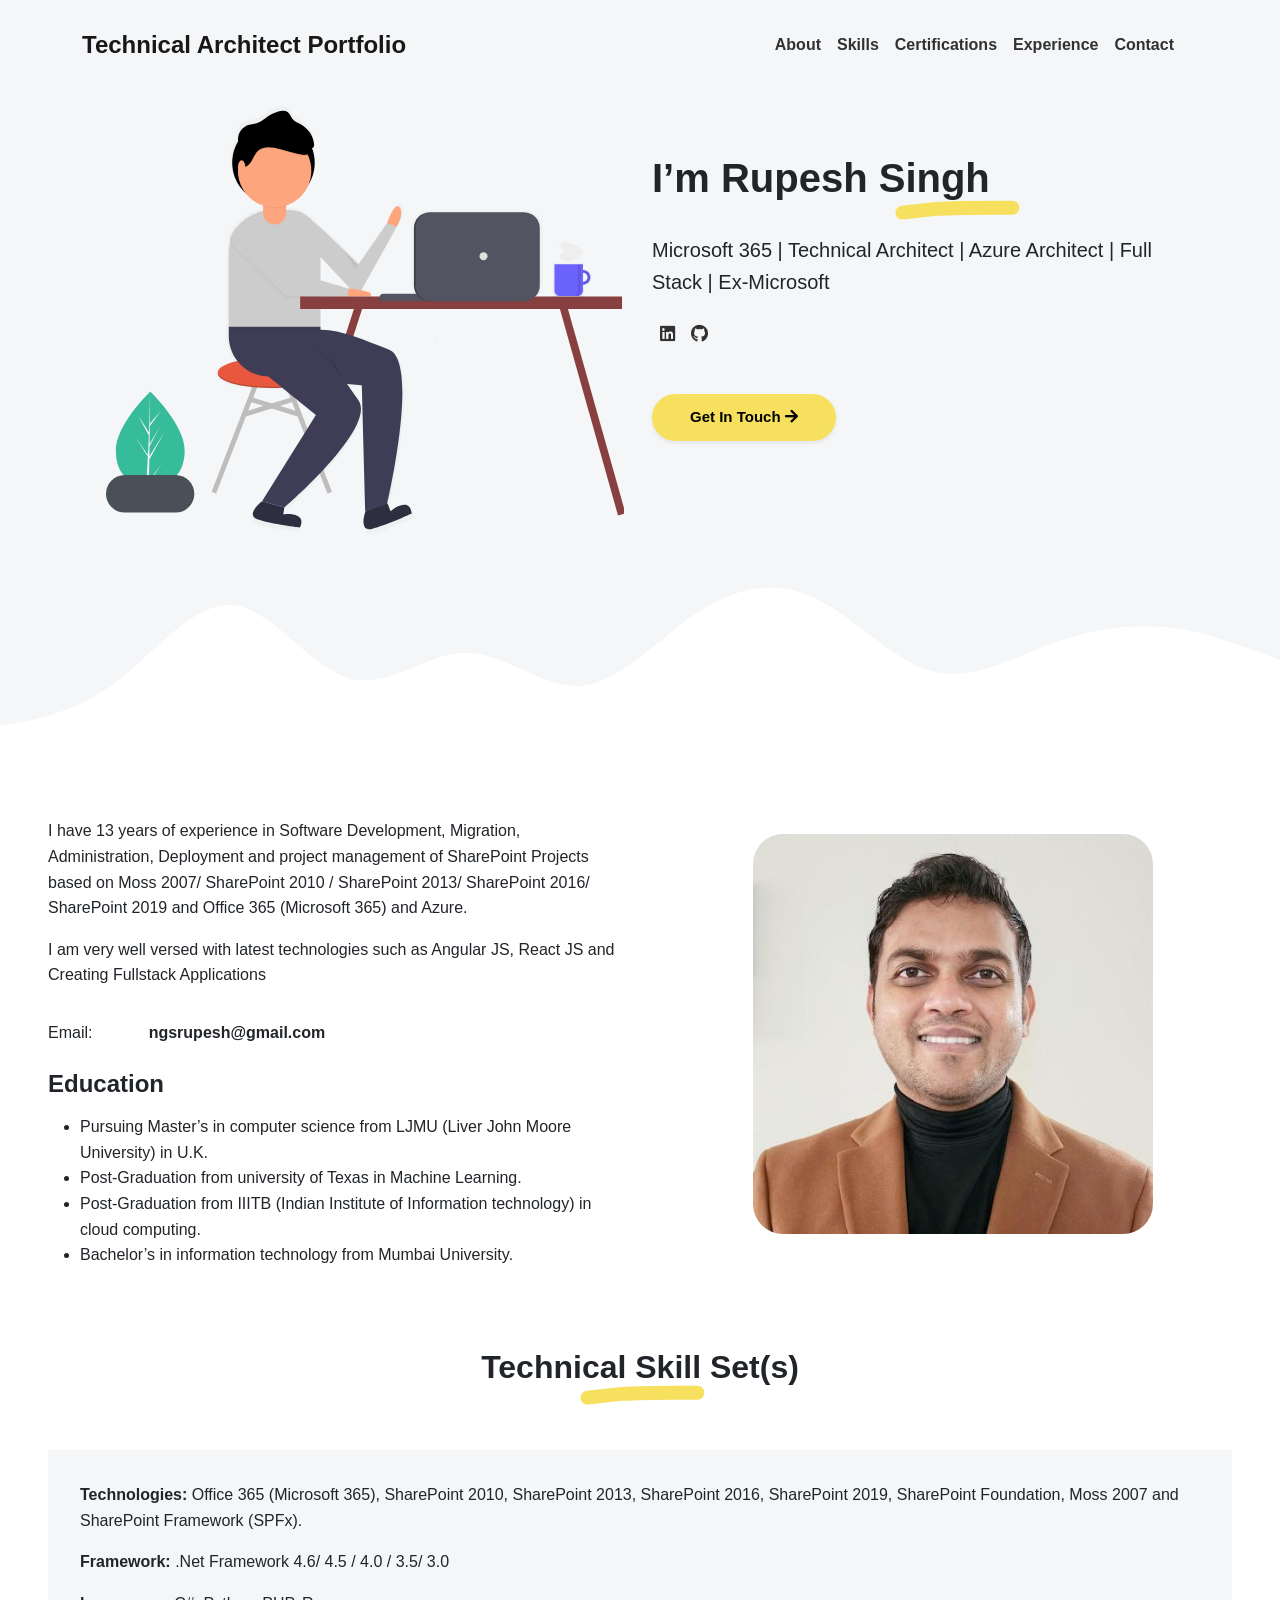
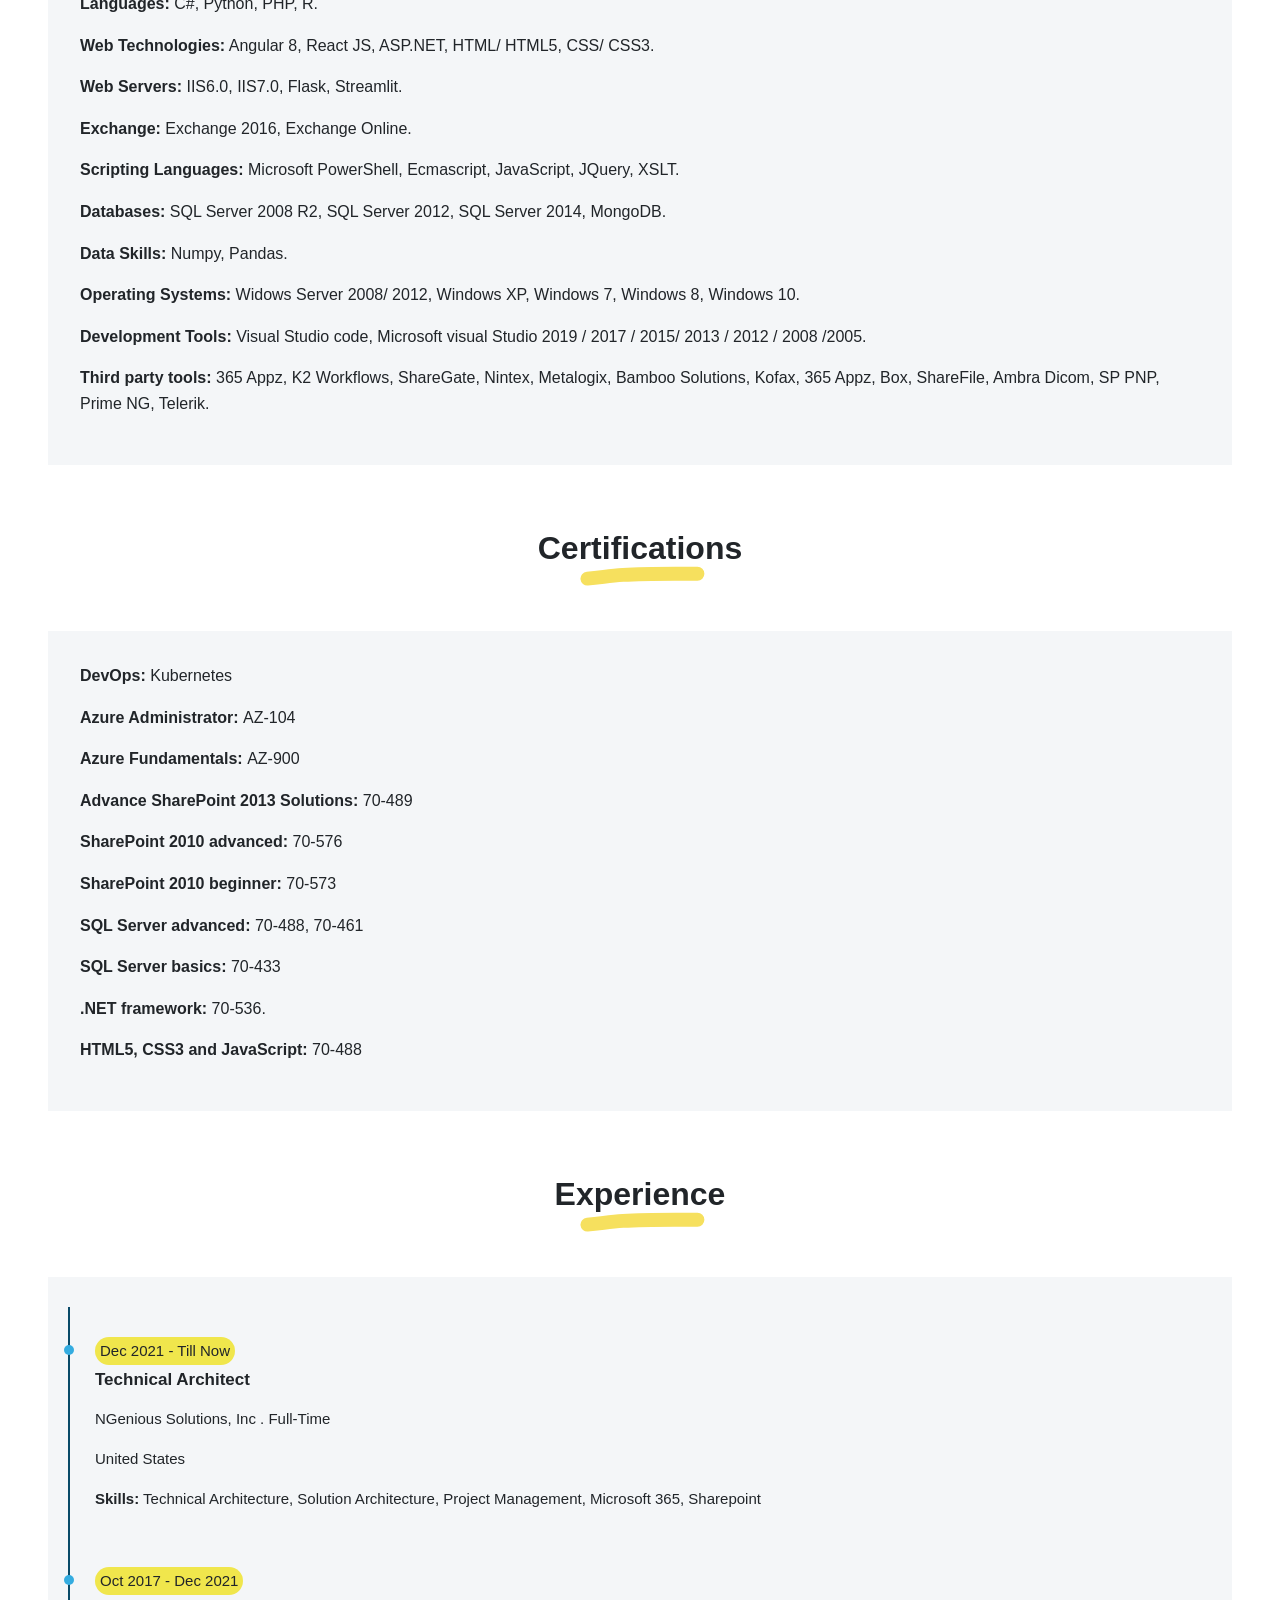
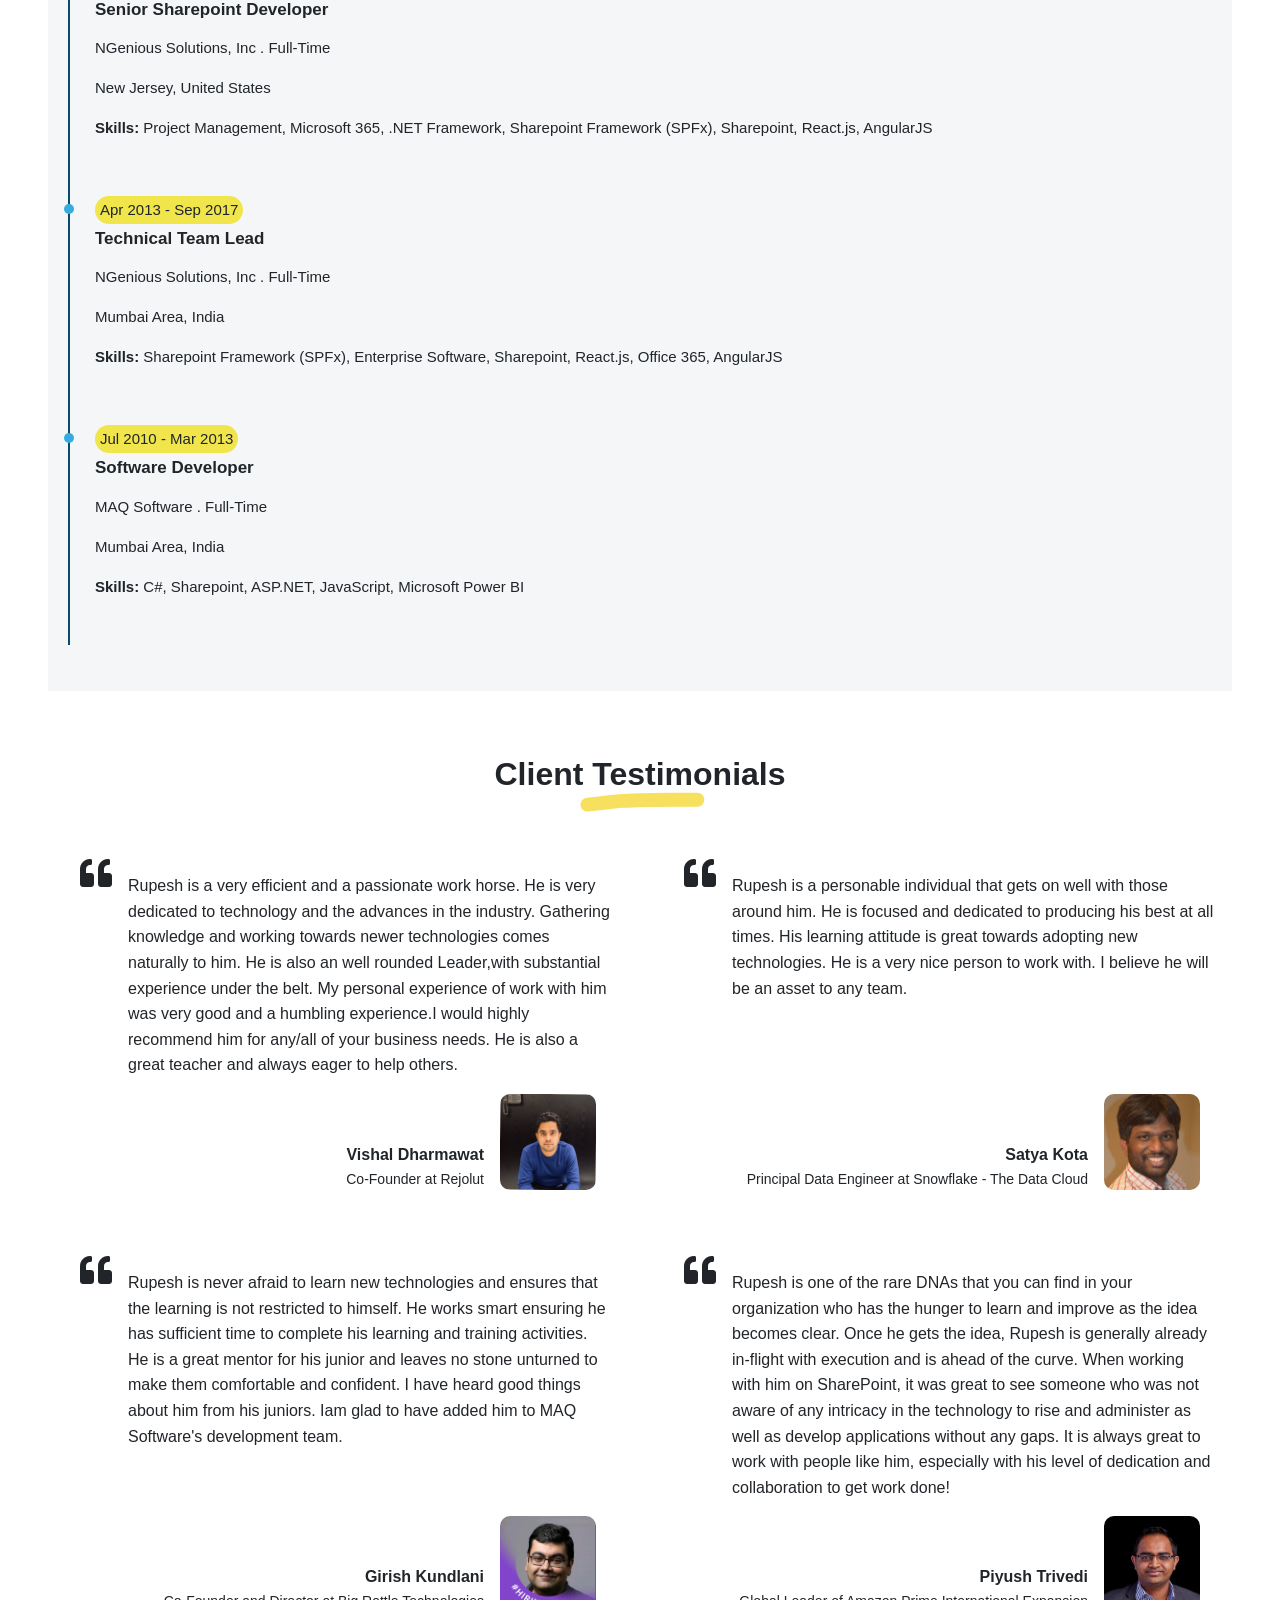
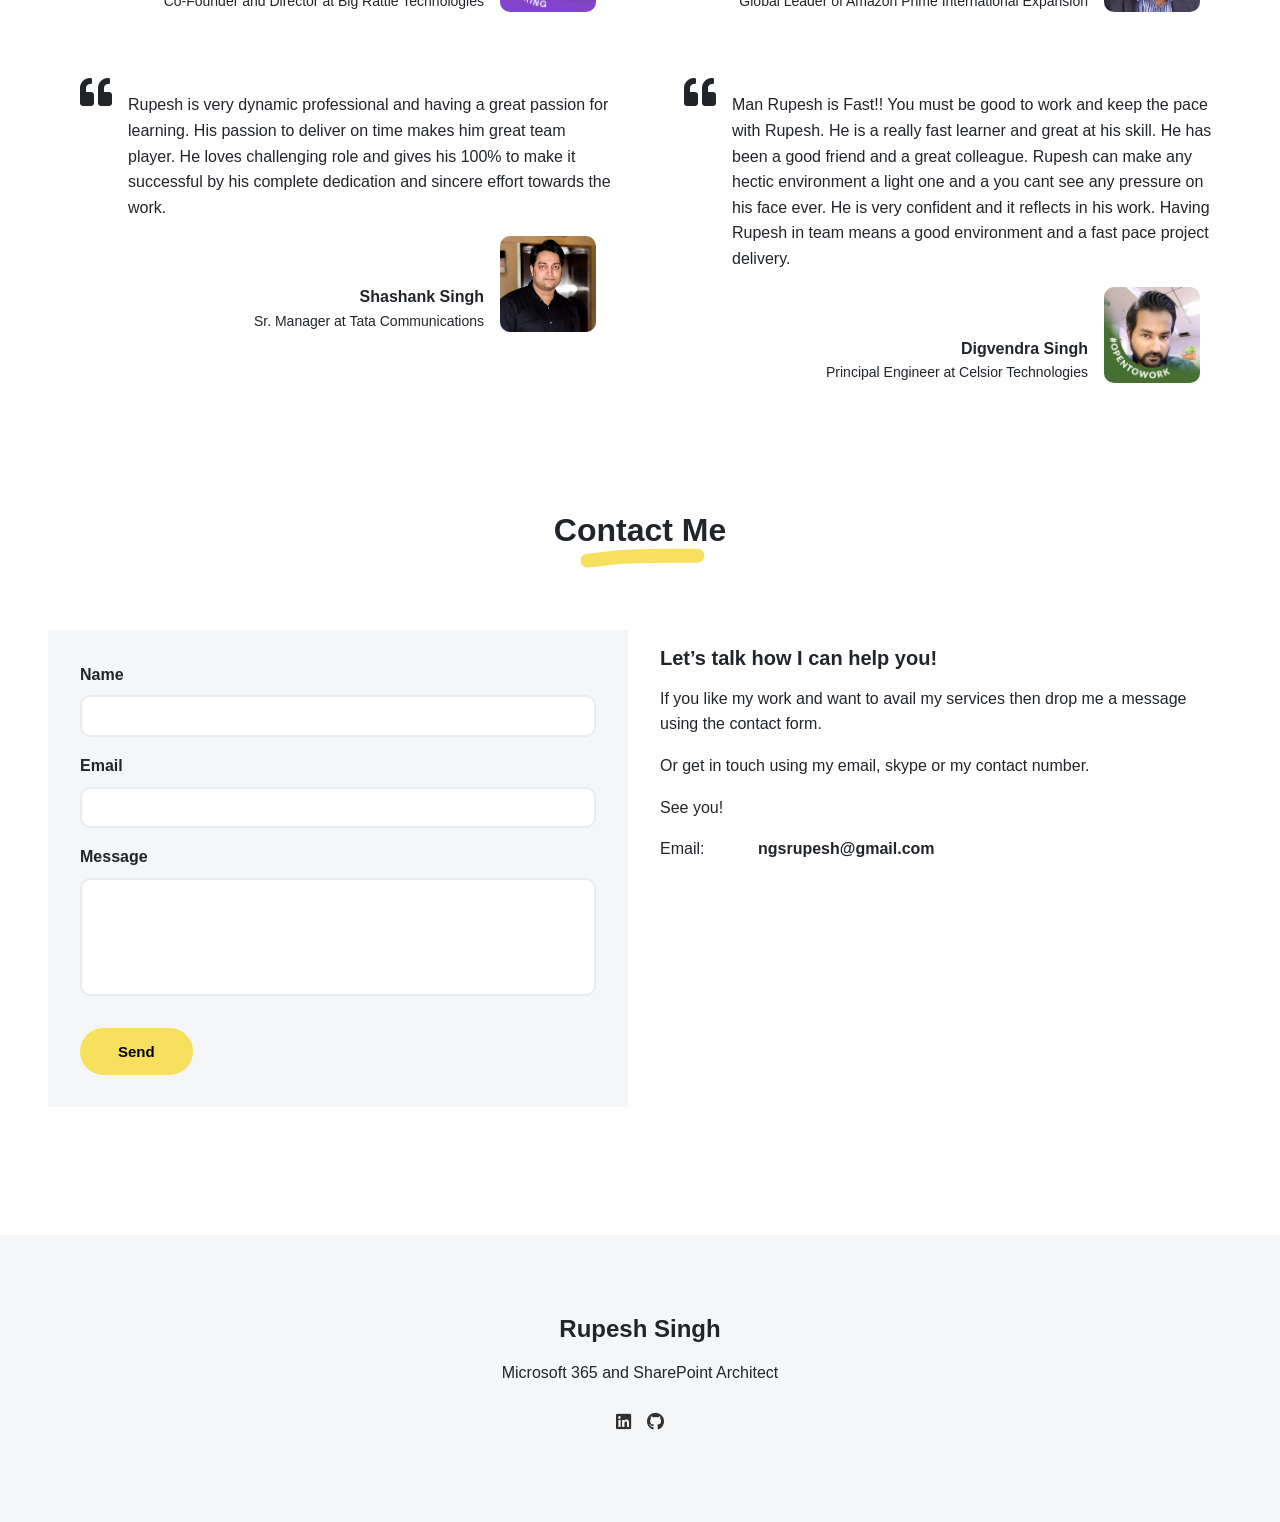
<file: index.html>
<!DOCTYPE html>
<html lang="en">

<head>
    <meta charset="UTF-8">
    <meta http-equiv="X-UA-Compatible" content="IE=edge">
    <meta name="viewport" content="width=device-width, initial-scale=1.0">
    <title>Technical Architect Portfolio</title>
    <link href="./css/all.min.css?ver=1.2.0" rel="stylesheet">
    <link href="./css/bootstrap-icons.css?ver=1.2.0" rel="stylesheet">
    <link href="./css/bootstrap.min.css?ver=1.2.0" rel="stylesheet">
    <link href="./css/aos.css?ver=1.2.0" rel="stylesheet">
    <link href="./css/main.css?ver=1.2.0" rel="stylesheet">
</head>

<body id="top" data-aos-easing="ease-in-out" data-aos-duration="600" data-aos-delay="0"
    data-new-gr-c-s-check-loaded="14.1087.0" data-gr-ext-installed="" style="padding-top: 69px;">
    <header class="bg-light">
        <nav class="navbar navbar-expand-lg navbar-light bg-light fixed-top shadow-sm" id="header-nav"
            role="navigation">
            <div class="container"><a class="link-dark navbar-brand site-title mb-0" href="#">Technical Architect
                    Portfolio</a>
                <button class="navbar-toggler" type="button" data-bs-toggle="collapse"
                    data-bs-target="#navbarSupportedContent" aria-controls="navbarSupportedContent"
                    aria-expanded="false" aria-label="Toggle navigation"><span
                        class="navbar-toggler-icon"></span></button>
                <div class="collapse navbar-collapse" id="navbarSupportedContent">
                    <ul class="navbar-nav ms-auto me-2">
                        <li class="nav-item"><a class="nav-link" href="#about">About</a></li>
                        <li class="nav-item"><a class="nav-link" href="#skills">Skills</a></li>
                        <li class="nav-item"><a class="nav-link" href="#certifications">Certifications</a></li>
                        <li class="nav-item"><a class="nav-link" href="#experience">Experience</a></li>
                        <li class="nav-item"><a class="nav-link" href="#contact">Contact</a></li>
                    </ul>
                </div>
            </div>
        </nav>
    </header>
    <div class="page-content">
        <div id="content">
            <header>
                <div class="cover bg-light">
                    <div class="container px-3">
                        <div class="row">
                            <div class="col-lg-6 p-2"><img class="img-fluid" src="images/hello3.svg" alt="hello"></div>
                            <div class="col-lg-6">
                                <div class="mt-5">
                                    <h1 class="intro-title marker aos-init aos-animate" data-aos="fade-left"
                                        data-aos-delay="50">I’m Rupesh Singh</h1>
                                    <p class="lead fw-normal mt-3 aos-init aos-animate" data-aos="fade-up"
                                        data-aos-delay="100">Microsoft 365 | Technical Architect | Azure Architect |
                                        Full Stack | Ex-Microsoft</p>
                                    <div class="social-nav aos-init aos-animate" data-aos="fade-up"
                                        data-aos-delay="200">
                                        <nav role="navigation">
                                            <ul class="nav justify-content-left">
                                                <li class="nav-item"><a class="nav-link"
                                                        href="https://www.linkedin.com/in/rupeshdsingh/"
                                                        title="LinkedIn"><i class="fab fa-linkedin"></i><span
                                                            class="menu-title sr-only">LinkedIn</span></a></li>
                                                <li class="nav-item"><a class="nav-link"
                                                        href="https://github.com/rupache/" title="GitHub"><i
                                                            class="fab fa-github"></i><span
                                                            class="menu-title sr-only">GitHub</span></a></li>
                                            </ul>
                                        </nav>
                                    </div>
                                    <div class="mt-3 aos-init aos-animate" data-aos="fade-up" data-aos-delay="200"><a
                                            class="btn btn-primary shadow-sm mt-1 hover-effect" href="#contact">Get In
                                            Touch <i class="fas fa-arrow-right"></i></a></div>
                                </div>
                            </div>
                        </div>
                    </div>
                </div>
                <div class="wave-bg"></div>
            </header>
            <div class="section pt-4 px-3 px-lg-4" id="about">
                <div class="container-narrow">
                    <div class="row">
                        <div class="col-md-6">
                            <p>I have 13 years of experience in Software Development, Migration, Administration,
                                Deployment and
                                project management of SharePoint Projects based on Moss 2007/ SharePoint 2010 /
                                SharePoint 2013/
                                SharePoint 2016/ SharePoint 2019 and Office 365 (Microsoft 365) and Azure.</p>
                            <p>I am very well versed with latest technologies such as Angular JS, React JS and Creating
                                Fullstack Applications</p>
                            <div class="row mt-3">
                                <div class="col-sm-2">
                                    <div class="pb-1">Email:</div>
                                </div>
                                <div class="col-sm-10">
                                    <div class="pb-1 fw-bolder">ngsrupesh@gmail.com</div>
                                </div>
                                <div>
                                    <h4 class="h4 my-2">Education</h4>
                                    <p>
                                    <ul>
                                        <li>Pursuing Master’s in computer science from LJMU (Liver John Moore
                                            University) in U.K.</li>
                                        <li>Post-Graduation from university of Texas in Machine Learning.</li>
                                        <li>Post-Graduation from IIITB (Indian Institute of Information technology) in
                                            cloud computing.</li>
                                        <li>Bachelor’s in information technology from Mumbai University.</li>
                                    </ul>
                                    </p>
                                </div>
                            </div>
                        </div>
                        <div class="col-md-5 offset-md-1 aos-init aos-animate" data-aos="fade-left"
                            data-aos-delay="100"><img class="avatar img-fluid mt-2" src="images/avatar.jfif" width="400"
                                height="400" alt="Rupesh Singh"></div>
                    </div>
                </div>
            </div>
            <div class="section px-3 px-lg-4 pt-5" id="skills">
                <div class="container-narrow">
                    <div class="text-center mb-5">
                        <h2 class="marker marker-center">Technical Skill Set(s)</h2>
                    </div>
                    <div class="bg-light p-3">
                        <p><strong>Technologies:</strong> Office 365 (Microsoft 365), SharePoint 2010, SharePoint 2013,
                            SharePoint
                            2016, SharePoint 2019, SharePoint Foundation, Moss 2007 and SharePoint Framework (SPFx).
                        </p>
                        <p>
                            <strong>Framework:</strong> .Net Framework 4.6/ 4.5 / 4.0 / 3.5/ 3.0
                        </p>
                        <p>
                            <strong>Languages:</strong> C#, Python, PHP, R.
                        </p>
                        <p>
                            <strong>Web Technologies:</strong> Angular 8, React JS, ASP.NET, HTML/ HTML5, CSS/ CSS3.
                        </p>
                        <p>
                            <strong>Web Servers:</strong> IIS6.0, IIS7.0, Flask, Streamlit.
                        </p>
                        <p>
                            <strong>Exchange:</strong> Exchange 2016, Exchange Online.
                        </p>
                        <p>
                            <strong>Scripting Languages:</strong> Microsoft PowerShell, Ecmascript, JavaScript, JQuery,
                            XSLT.
                        </p>
                        <p>
                            <strong>Databases:</strong> SQL Server 2008 R2, SQL Server 2012, SQL Server 2014, MongoDB.
                        </p>   
                        <p>
                            <strong>Data Skills:</strong> Numpy, Pandas.
                        </p>
                        <p>
                            <strong>Operating Systems:</strong> Widows Server 2008/ 2012, Windows XP, Windows 7, Windows
                            8,
                            Windows 10.
                        </p>
                        <p>
                            <strong>Development Tools:</strong> Visual Studio code, Microsoft visual Studio 2019 / 2017
                            /
                            2015/
                            2013 / 2012 / 2008 /2005.
                        </p>                        
                        <p>
                            <strong>Third party tools:</strong> 365 Appz, K2 Workflows, ShareGate, Nintex, Metalogix,
                            Bamboo
                            Solutions, Kofax, 365 Appz, Box, ShareFile, Ambra Dicom, SP PNP, Prime NG, Telerik.
                        </p>
                    </div>
                </div>
            </div>
            <div class="section px-3 px-lg-4 pt-5" id="certifications">
                <div class="container-narrow">
                    <div class="text-center mb-5">
                        <h2 class="marker marker-center">Certifications</h2>
                    </div>
                    <div class="bg-light p-3">
                        <p><strong>DevOps: </strong> Kubernetes
                        </p>
                        <p><strong>Azure Administrator: </strong> AZ-104
                        </p>
                        <p>
                            <strong>Azure Fundamentals: </strong> AZ-900
                        </p>
                        <p>
                            <strong>Advance SharePoint 2013 Solutions:</strong> 70-489
                        </p>
                        <p>
                            <strong>SharePoint 2010 advanced:</strong> 70-576
                        </p>
                        <p>
                            <strong>SharePoint 2010 beginner:</strong> 70-573
                        </p>
                        <p>
                            <strong>SQL Server advanced:</strong> 70-488, 70-461
                        </p>
                        <p>
                            <strong>SQL Server basics:</strong> 70-433
                        </p>                       
                        <p>
                            <strong>.NET framework:</strong> 70-536.
                        </p>
                        <p>
                            <strong>HTML5, CSS3 and JavaScript:</strong> 70-488
                        </p>                        
                    </div>
                </div>
            </div>
            <div class="section px-3 px-lg-4 pt-5" id="experience">
                <div class="container-narrow">
                    <div class="text-center mb-5">
                        <h2 class="marker marker-center">Experience</h2>
                    </div>
                    <div class="timeline">
                        <ul>
                            <li>
                                <span>Dec 2021 - Till Now</span>
                                <div class="content">
                                    <h3>Technical Architect</h3>
                                    <p>NGenious Solutions, Inc . Full-Time</p>
                                    <p>United States</p>
                                    <p><strong>Skills:</strong> Technical Architecture, Solution Architecture, Project
                                        Management, Microsoft 365, Sharepoint</p>
                                </div>
                            </li>
                            <li>
                                <span>Oct 2017 - Dec 2021</span>
                                <div class="content">
                                    <h3>Senior Sharepoint Developer</h3>
                                    <p>NGenious Solutions, Inc . Full-Time</p>
                                    <p>New Jersey, United States</p>
                                    <p><strong>Skills:</strong> Project Management, Microsoft 365, .NET Framework,
                                        Sharepoint Framework (SPFx), Sharepoint, React.js, AngularJS</p>
                                </div>
                            </li>
                            <li>
                                <span>Apr 2013 - Sep 2017</span>
                                <div class="content">
                                    <h3>Technical Team Lead</h3>
                                    <p>NGenious Solutions, Inc . Full-Time</p>
                                    <p>Mumbai Area, India</p>
                                    <p><strong>Skills:</strong> Sharepoint Framework (SPFx), Enterprise Software,
                                        Sharepoint, React.js, Office 365, AngularJS</p>
                                </div>
                            </li>
                            <li>
                                <span>Jul 2010 - Mar 2013</span>
                                <div class="content">
                                    <h3>Software Developer</h3>
                                    <p>MAQ Software . Full-Time</p>
                                    <p>Mumbai Area, India</p>
                                    <p><strong>Skills:</strong> C#, Sharepoint, ASP.NET, JavaScript, Microsoft Power BI
                                    </p>
                                </div>
                            </li>
                        </ul>
                    </div>
                </div>
            </div>
            <div class="section px-3 px-lg-4 pt-5" id="testimonials">
                <div class="container-narrow">
                    <div class="text-center mb-5">
                        <h2 class="marker marker-center">Client Testimonials</h2>
                    </div>
                    <div class="row">
                        <div class="col-md-6 mb-5 aos-init aos-animate" data-aos="fade-right" data-aos-delay="100">
                            <div class="d-flex ms-md-3"><span><i class="fas fa-2x fa-quote-left"></i></span><span
                                    class="m-2">Rupesh is a very efficient and a passionate work horse. He is very
                                    dedicated to technology and the advances in the industry. Gathering knowledge and
                                    working towards newer technologies comes naturally to him.
                                    He is also an well rounded Leader,with substantial experience under the belt. My
                                    personal experience of work with him was very good and a humbling experience.I would
                                    highly recommend him for any/all of your business needs.
                                    He is also a great teacher and always eager to help others.</span></div>
                            <div class="d-flex justify-content-end align-items-end">
                                <div class="text-end me-2">
                                    <div class="fw-bolder">Vishal Dharmawat</div>
                                    <div class="text-small">Co-Founder at Rejolut</div>
                                </div><img class="me-md-3 rounded" src="images/vishal.jfif" width="96" height="96"
                                    alt="client 1">
                            </div>
                        </div>
                        <div class="col-md-6 mb-5 aos-init aos-animate" data-aos="fade-left" data-aos-delay="300">
                            <div class="d-flex ms-md-3"><span><i class="fas fa-2x fa-quote-left"></i></span><span
                                    class="m-2">Rupesh is a personable individual that gets on well with those around
                                    him. He is focused and dedicated to producing his best at all times. His learning
                                    attitude is great towards adopting new technologies. He is a very nice person to
                                    work with. I believe he will be an asset to any team.
                                    <br><br><br><br>
                                </span></div>
                            <div class="d-flex justify-content-end align-items-end">
                                <div class="text-end me-2">
                                    <div class="fw-bolder">Satya Kota</div>
                                    <div class="text-small">Principal Data Engineer at Snowflake - The Data Cloud</div>
                                </div><img class="me-md-3 rounded" src="images/satya.jpg" width="96" height="96"
                                    alt="client 1">
                            </div>
                        </div>
                        <div class="col-md-6 mb-5 aos-init aos-animate" data-aos="fade-right" data-aos-delay="200">
                            <div class="d-flex ms-md-3"><span><i class="fas fa-2x fa-quote-left"></i></span><span
                                    class="m-2">Rupesh is never afraid to learn new technologies and ensures that the
                                    learning is not restricted to himself. He works smart ensuring he has sufficient
                                    time to complete his learning and training activities. He is a great mentor for his
                                    junior and leaves no stone unturned to make them comfortable and confident. I have
                                    heard good things about him from his juniors. Iam glad to have added him to MAQ
                                    Software's development team.
                                    <br><br><br>
                                </span></div>
                            <div class="d-flex justify-content-end align-items-end">
                                <div class="text-end me-2">
                                    <div class="fw-bolder">Girish Kundlani</div>
                                    <div class="text-small">Co-Founder and Director at Big Rattle Technologies</div>
                                </div><img class="me-md-3 rounded" src="images/girish.jfif" width="96" height="96"
                                    alt="client 1">
                            </div>
                        </div>
                        <div class="col-md-6 mb-5 aos-init aos-animate" data-aos="fade-left" data-aos-delay="400">
                            <div class="d-flex ms-md-3"><span><i class="fas fa-2x fa-quote-left"></i></span><span
                                    class="m-2">Rupesh is one of the rare DNAs that you can find in your organization
                                    who has the hunger to learn and improve as the idea becomes clear. Once he gets the
                                    idea, Rupesh is generally already in-flight with execution and is ahead of the
                                    curve. When working with him on SharePoint, it was great to see someone who was not
                                    aware of any intricacy in the technology to rise and administer as well as develop
                                    applications without any gaps. It is always great to work with people like him,
                                    especially with his level of dedication and collaboration to get work done!</span>
                            </div>
                            <div class="d-flex justify-content-end align-items-end">
                                <div class="text-end me-2">
                                    <div class="fw-bolder">Piyush Trivedi</div>
                                    <div class="text-small">Global Leader of Amazon Prime International Expansion
                                    </div>
                                </div><img class="me-md-3 rounded" src="images/piyush.jfif" width="96" height="96"
                                    alt="client 1">
                            </div>
                        </div>
                        <div class="col-md-6 mb-5 aos-init aos-animate" data-aos="fade-left" data-aos-delay="400">
                            <div class="d-flex ms-md-3"><span><i class="fas fa-2x fa-quote-left"></i></span><span
                                    class="m-2">Rupesh is very dynamic professional and having a great passion for
                                    learning. His passion to deliver on time makes him great team player. He loves
                                    challenging role and gives his 100% to make it successful by his complete dedication
                                    and sincere effort towards the work.</span>
                            </div>
                            <div class="d-flex justify-content-end align-items-end">
                                <div class="text-end me-2">
                                    <div class="fw-bolder">Shashank Singh</div>
                                    <div class="text-small">Sr. Manager at Tata Communications
                                    </div>
                                </div><img class="me-md-3 rounded" src="images/Shashank.jpg" width="96" height="96"
                                    alt="client 1">
                            </div>
                        </div>
                        <div class="col-md-6 mb-5 aos-init aos-animate" data-aos="fade-left" data-aos-delay="400">
                            <div class="d-flex ms-md-3"><span><i class="fas fa-2x fa-quote-left"></i></span><span
                                    class="m-2">Man Rupesh is Fast!! You must be good to work and keep the pace with
                                    Rupesh. He is a really fast learner and great at his skill. He has been a good
                                    friend and a great colleague. Rupesh can make any hectic environment a light one and
                                    a you cant see any pressure on his face ever. He is very confident and it reflects
                                    in his work. Having Rupesh in team means a good environment and a fast pace project
                                    delivery.</span>
                            </div>
                            <div class="d-flex justify-content-end align-items-end">
                                <div class="text-end me-2">
                                    <div class="fw-bolder">Digvendra Singh</div>
                                    <div class="text-small">Principal Engineer at Celsior Technologies
                                    </div>
                                </div><img class="me-md-3 rounded" src="images/digvendra.jpg" width="96" height="96"
                                    alt="client 1">
                            </div>
                        </div>
                    </div>
                </div>
            </div>
            <div class="section px-2 px-lg-4 pb-4 pt-5 mb-5" id="contact">
                <div class="container-narrow">
                    <div class="text-center mb-5">
                        <h2 class="marker marker-center">Contact Me</h2>
                    </div>
                    <div class="row">
                        <div class="col-md-6 aos-init aos-animate" data-aos="zoom-in" data-aos-delay="100">
                            <div class="bg-light my-2 p-3 pt-2">
                                <form action="https://formspree.io/f/mgeqjgwg" method="POST">
                                    <div class="form-group my-2">
                                        <label for="name" class="form-label fw-bolder">Name</label>
                                        <input class="form-control" type="text" id="name" name="name" required="">
                                    </div>
                                    <div class="form-group my-2">
                                        <label for="email" class="form-label fw-bolder">Email</label>
                                        <input class="form-control" type="email" id="email" name="_replyto" required="">
                                    </div>
                                    <div class="form-group my-2">
                                        <label for="message" class="form-label fw-bolder">Message</label>
                                        <textarea class="form-control" style="resize: none;" id="message" name="message"
                                            rows="4" required=""></textarea>
                                    </div>
                                    <button class="btn btn-primary mt-2" type="submit">Send</button>
                                </form>
                            </div>
                        </div>
                        <div class="col-md-6 aos-init aos-animate" data-aos="fade-left" data-aos-delay="300">
                            <div class="mt-3 px-1">
                                <div class="h5">Let’s talk how I can help you!</div>
                                <p>If you like my work and want to avail my services then drop me a message using the
                                    contact form. </p>
                                <p>Or get in touch using my email, skype or my contact number.</p>
                                <p>See you!</p>
                            </div>
                            <div class="mt-53 px-1">
                                <div class="row">
                                    <div class="col-sm-2">
                                        <div class="pb-1">Email:</div>
                                    </div>
                                    <div class="col-sm-10">
                                        <div class="pb-1 fw-bolder">ngsrupesh@gmail.com</div>
                                    </div>
                                </div>
                            </div>
                        </div>
                    </div>
                </div>
            </div>
            <footer class="pt-4 pb-4 text-center bg-light">
                <div class="container">
                    <div class="my-3">
                        <div class="h4">Rupesh Singh</div>
                        <p>Microsoft 365 and SharePoint Architect</p>
                        <div class="social-nav">
                            <nav role="navigation">
                                <ul class="nav justify-content-center">
                                    <li class="nav-item"><a class="nav-link"
                                            href="https://www.linkedin.com/in/rupeshdsingh/" title="LinkedIn"><i
                                                class="fab fa-linkedin"></i><span
                                                class="menu-title sr-only">LinkedIn</span></a></li>
                                    <li class="nav-item"><a class="nav-link" href="https://github.com/rupache/"
                                            title="GitHub"><i class="fab fa-github"></i><span
                                                class="menu-title sr-only">GitHub</span></a></li>
                                </ul>
                            </nav>
                        </div>
                    </div>
                </div>
            </footer>
        </div>
    </div>
    <div id="scrolltop" style="visibility: visible; opacity: 1;"><a class="btn btn-secondary" href="#top">
            <span class="icon"><i class="fas fa-angle-up fa-x"></i></span></a>
    </div>
    <script src="./scripts/imagesloaded.pkgd.min.js?ver=1.2.0"></script>
    <script src="./scripts/masonry.pkgd.min.js?ver=1.2.0"></script>
    <script src="./scripts/BigPicture.min.js?ver=1.2.0"></script>
    <script src="./scripts/purecounter.min.js?ver=1.2.0"></script>
    <script src="./scripts/bootstrap.bundle.min.js?ver=1.2.0"></script>
    <script src="./scripts/aos.min.js?ver=1.2.0"></script>
    <script src="./scripts/main.js?ver=1.2.0"></script>
    <script src="./scripts/beacon.min.js"></script>
</body>

</html>
</file>
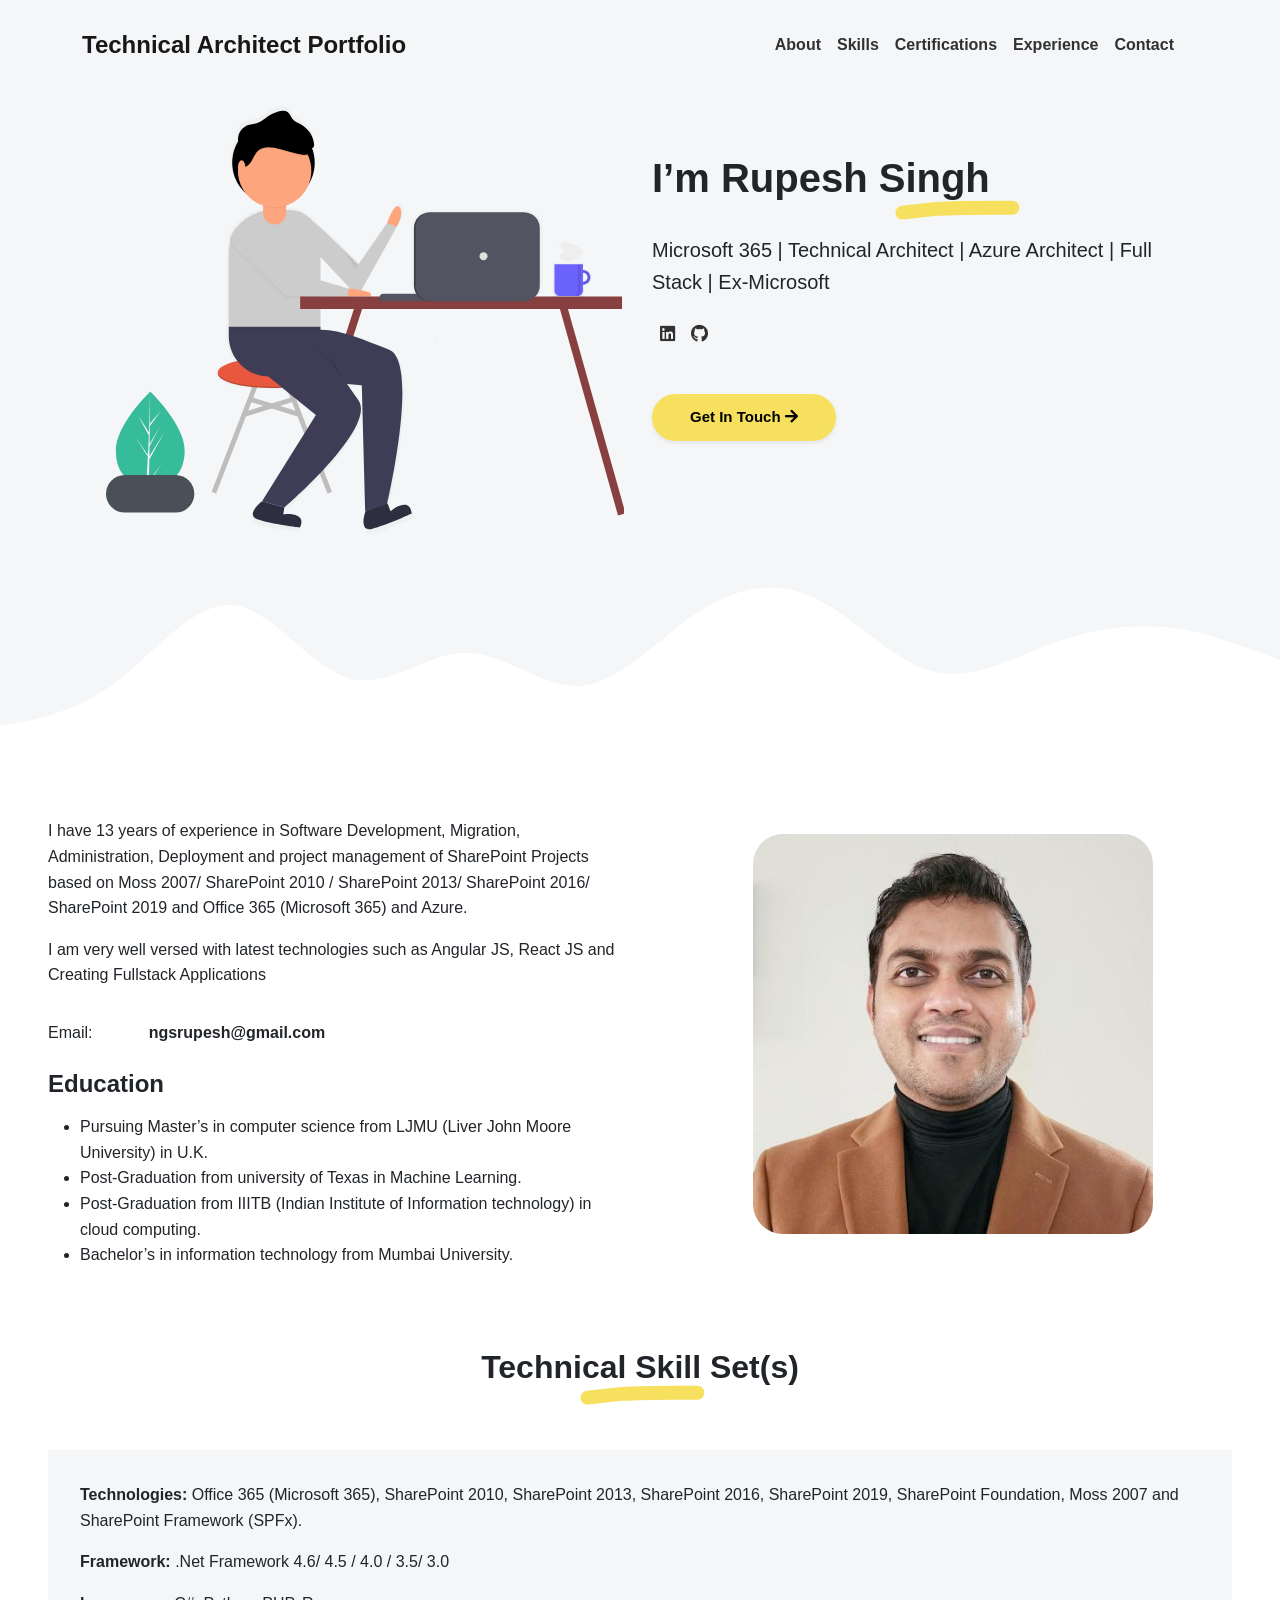
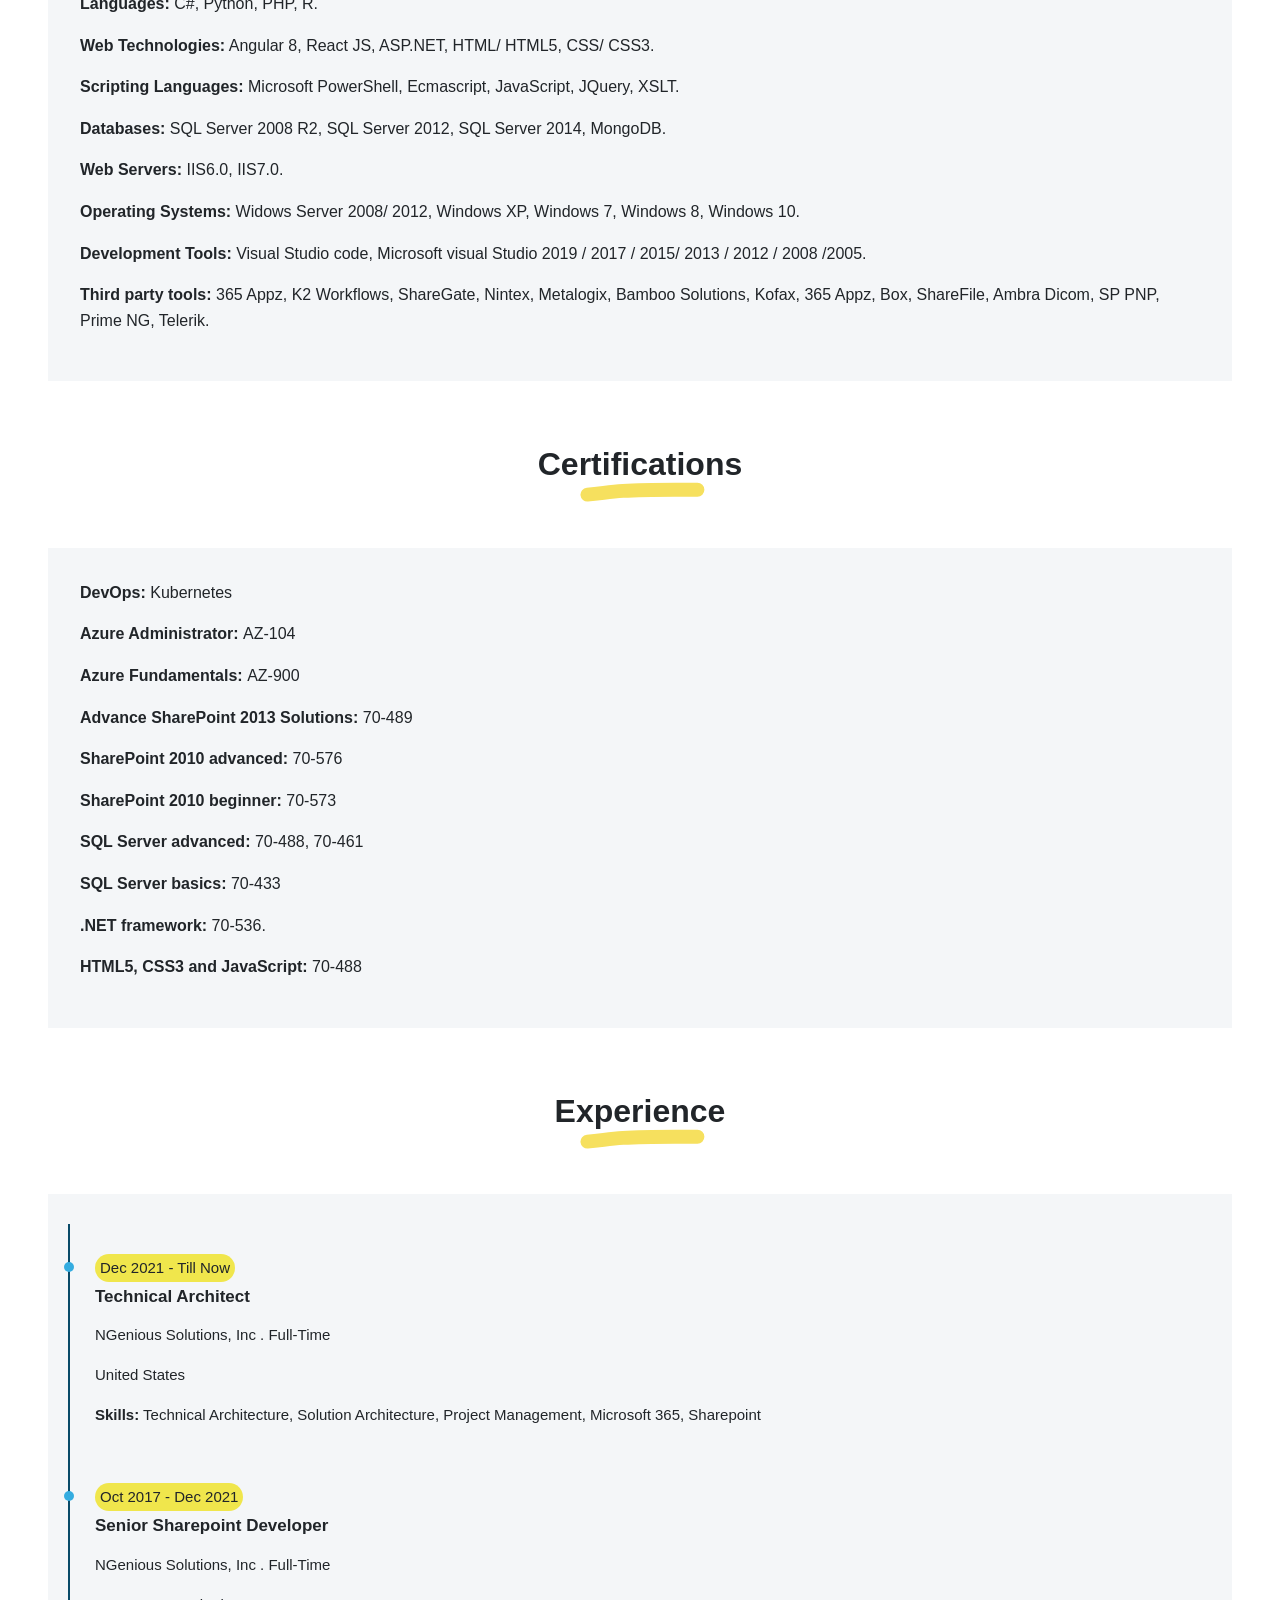
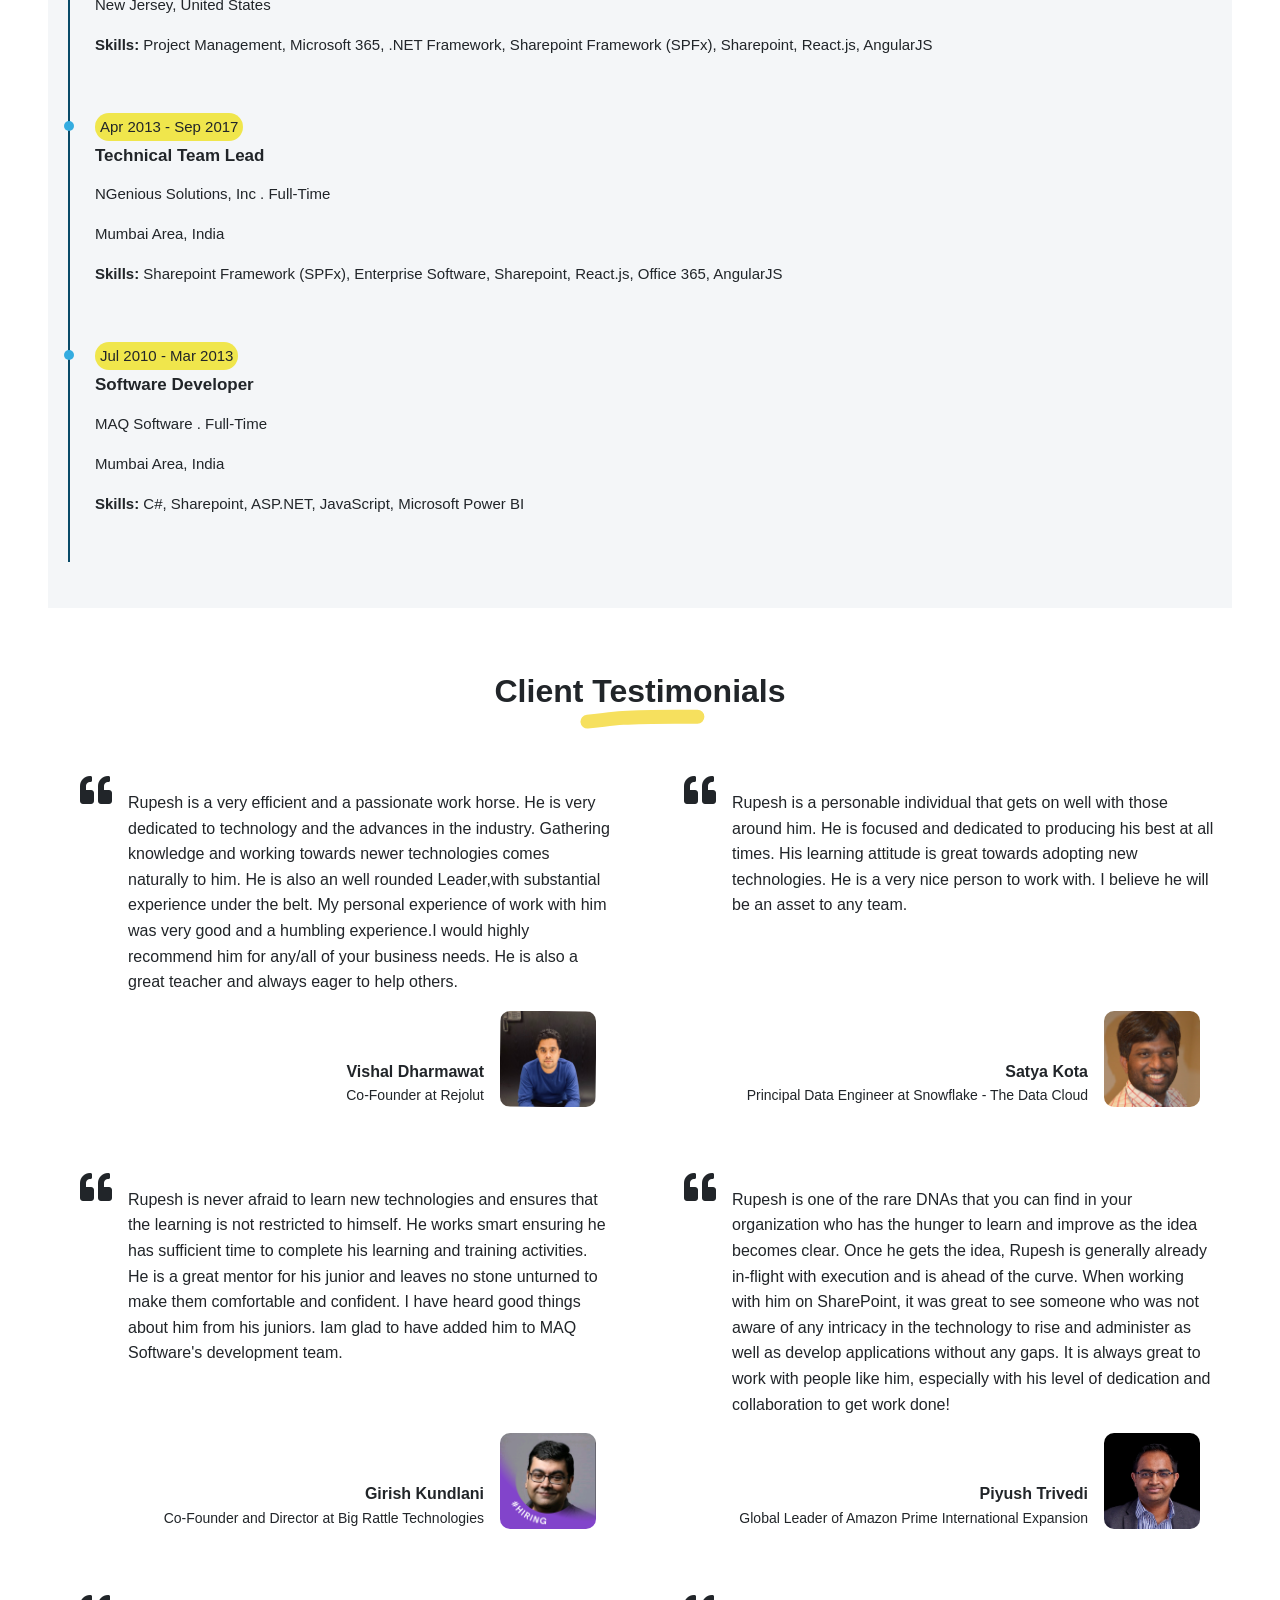
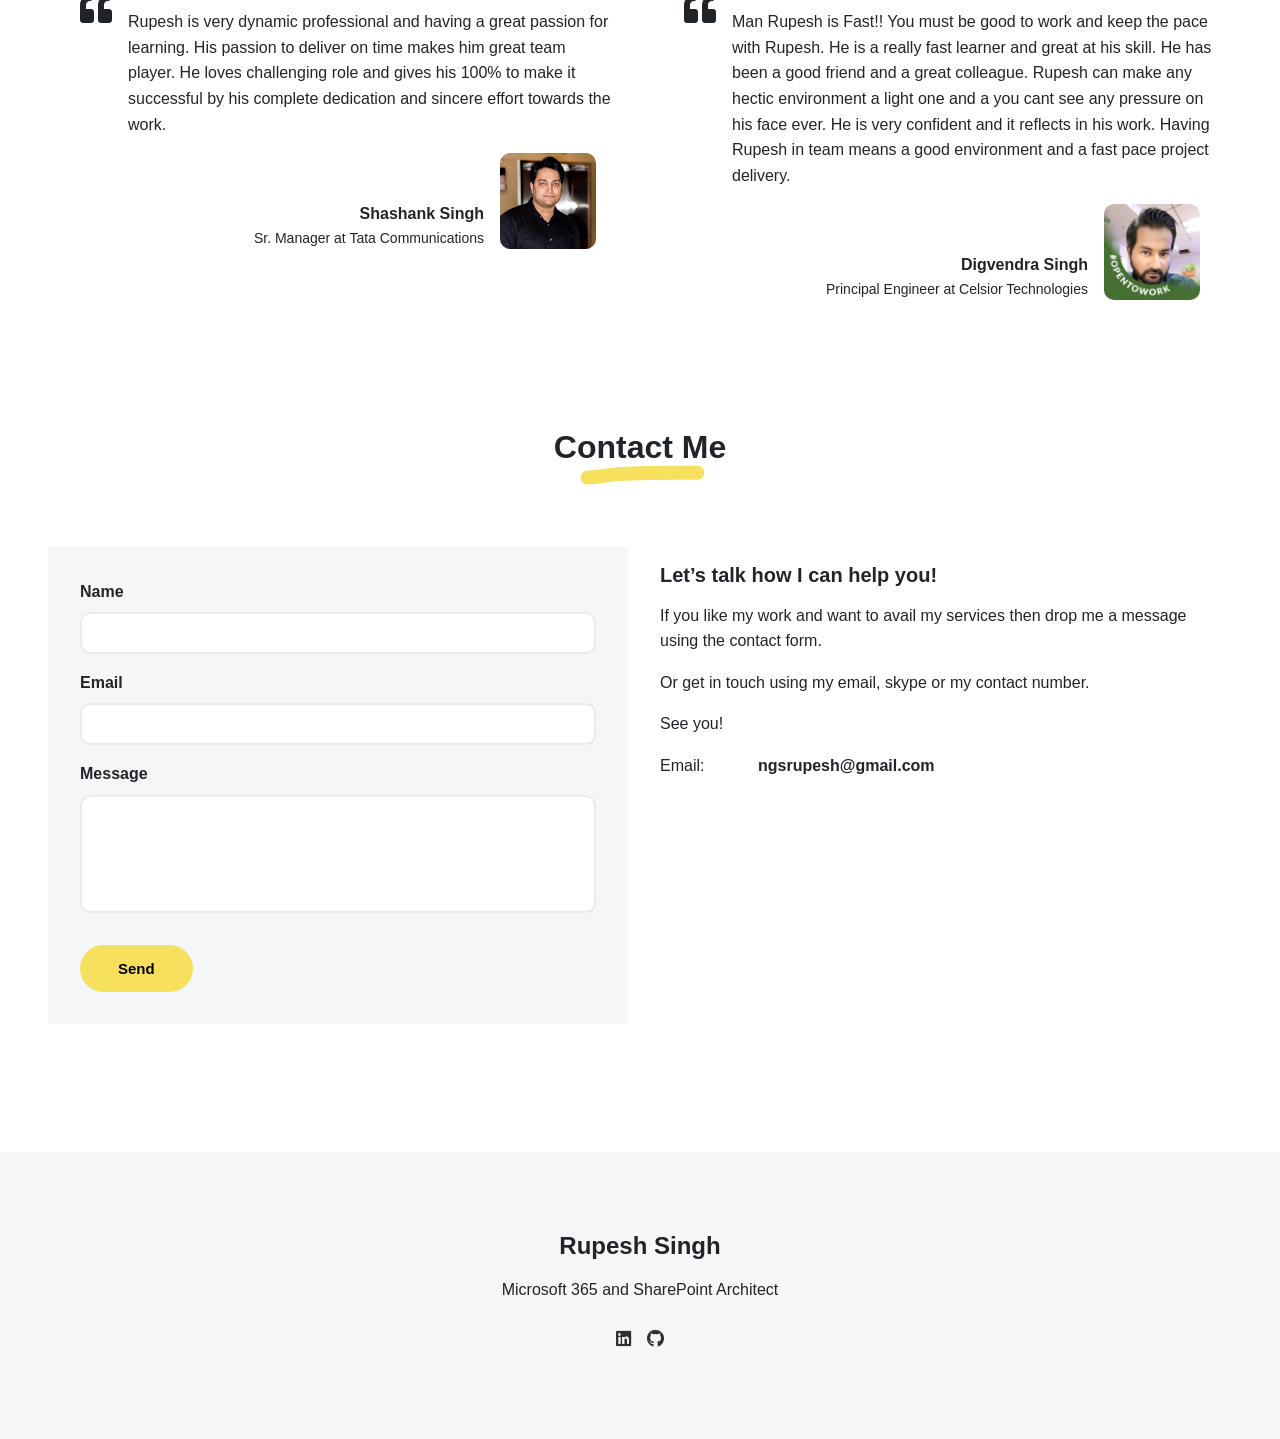
<file: _index.html>
<!DOCTYPE html>
<html lang="en">

<head>
    <meta charset="UTF-8">
    <meta http-equiv="X-UA-Compatible" content="IE=edge">
    <meta name="viewport" content="width=device-width, initial-scale=1.0">
    <title>Technical Architect Portfolio</title>
    <link href="./css/all.min.css?ver=1.2.0" rel="stylesheet">
    <link href="./css/bootstrap-icons.css?ver=1.2.0" rel="stylesheet">
    <link href="./css/bootstrap.min.css?ver=1.2.0" rel="stylesheet">
    <link href="./css/aos.css?ver=1.2.0" rel="stylesheet">
    <link href="./css/main.css?ver=1.2.0" rel="stylesheet">
</head>

<body id="top" data-aos-easing="ease-in-out" data-aos-duration="600" data-aos-delay="0"
    data-new-gr-c-s-check-loaded="14.1087.0" data-gr-ext-installed="" style="padding-top: 69px;">
    <header class="bg-light">
        <nav class="navbar navbar-expand-lg navbar-light bg-light fixed-top shadow-sm" id="header-nav"
            role="navigation">
            <div class="container"><a class="link-dark navbar-brand site-title mb-0" href="#">Technical Architect
                    Portfolio</a>
                <button class="navbar-toggler" type="button" data-bs-toggle="collapse"
                    data-bs-target="#navbarSupportedContent" aria-controls="navbarSupportedContent"
                    aria-expanded="false" aria-label="Toggle navigation"><span
                        class="navbar-toggler-icon"></span></button>
                <div class="collapse navbar-collapse" id="navbarSupportedContent">
                    <ul class="navbar-nav ms-auto me-2">
                        <li class="nav-item"><a class="nav-link" href="#about">About</a></li>
                        <li class="nav-item"><a class="nav-link" href="#skills">Skills</a></li>
                        <li class="nav-item"><a class="nav-link" href="#certifications">Certifications</a></li>
                        <li class="nav-item"><a class="nav-link" href="#experience">Experience</a></li>
                        <li class="nav-item"><a class="nav-link" href="#contact">Contact</a></li>
                    </ul>
                </div>
            </div>
        </nav>
    </header>
    <div class="page-content">
        <div id="content">
            <header>
                <div class="cover bg-light">
                    <div class="container px-3">
                        <div class="row">
                            <div class="col-lg-6 p-2"><img class="img-fluid" src="images/hello3.svg" alt="hello"></div>
                            <div class="col-lg-6">
                                <div class="mt-5">
                                    <h1 class="intro-title marker aos-init aos-animate" data-aos="fade-left"
                                        data-aos-delay="50">I’m Rupesh Singh</h1>
                                    <p class="lead fw-normal mt-3 aos-init aos-animate" data-aos="fade-up"
                                        data-aos-delay="100">Microsoft 365 | Technical Architect | Azure Architect |
                                        Full Stack | Ex-Microsoft</p>
                                    <div class="social-nav aos-init aos-animate" data-aos="fade-up"
                                        data-aos-delay="200">
                                        <nav role="navigation">
                                            <ul class="nav justify-content-left">
                                                <li class="nav-item"><a class="nav-link"
                                                        href="https://www.linkedin.com/in/rupeshdsingh/"
                                                        title="LinkedIn"><i class="fab fa-linkedin"></i><span
                                                            class="menu-title sr-only">LinkedIn</span></a></li>
                                                <li class="nav-item"><a class="nav-link"
                                                        href="https://github.com/rupache/" title="GitHub"><i
                                                            class="fab fa-github"></i><span
                                                            class="menu-title sr-only">GitHub</span></a></li>
                                            </ul>
                                        </nav>
                                    </div>
                                    <div class="mt-3 aos-init aos-animate" data-aos="fade-up" data-aos-delay="200"><a
                                            class="btn btn-primary shadow-sm mt-1 hover-effect" href="#contact">Get In
                                            Touch <i class="fas fa-arrow-right"></i></a></div>
                                </div>
                            </div>
                        </div>
                    </div>
                </div>
                <div class="wave-bg"></div>
            </header>
            <div class="section pt-4 px-3 px-lg-4" id="about">
                <div class="container-narrow">
                    <div class="row">
                        <div class="col-md-6">
                            <p>I have 13 years of experience in Software Development, Migration, Administration,
                                Deployment and
                                project management of SharePoint Projects based on Moss 2007/ SharePoint 2010 /
                                SharePoint 2013/
                                SharePoint 2016/ SharePoint 2019 and Office 365 (Microsoft 365) and Azure.</p>
                            <p>I am very well versed with latest technologies such as Angular JS, React JS and Creating
                                Fullstack Applications</p>
                            <div class="row mt-3">
                                <div class="col-sm-2">
                                    <div class="pb-1">Email:</div>
                                </div>
                                <div class="col-sm-10">
                                    <div class="pb-1 fw-bolder">ngsrupesh@gmail.com</div>
                                </div>
                                <div>
                                    <h4 class="h4 my-2">Education</h4>
                                    <p>
                                    <ul>
                                        <li>Pursuing Master’s in computer science from LJMU (Liver John Moore
                                            University) in U.K.</li>
                                        <li>Post-Graduation from university of Texas in Machine Learning.</li>
                                        <li>Post-Graduation from IIITB (Indian Institute of Information technology) in
                                            cloud computing.</li>
                                        <li>Bachelor’s in information technology from Mumbai University.</li>
                                    </ul>
                                    </p>
                                </div>
                            </div>
                        </div>
                        <div class="col-md-5 offset-md-1 aos-init aos-animate" data-aos="fade-left"
                            data-aos-delay="100"><img class="avatar img-fluid mt-2" src="images/avatar.jfif" width="400"
                                height="400" alt="Rupesh Singh"></div>
                    </div>
                </div>
            </div>
            <div class="section px-3 px-lg-4 pt-5" id="skills">
                <div class="container-narrow">
                    <div class="text-center mb-5">
                        <h2 class="marker marker-center">Technical Skill Set(s)</h2>
                    </div>
                    <div class="bg-light p-3">
                        <p><strong>Technologies:</strong> Office 365 (Microsoft 365), SharePoint 2010, SharePoint 2013,
                            SharePoint
                            2016, SharePoint 2019, SharePoint Foundation, Moss 2007 and SharePoint Framework (SPFx).
                        </p>
                        <p>
                            <strong>Framework:</strong> .Net Framework 4.6/ 4.5 / 4.0 / 3.5/ 3.0
                        </p>
                        <p>
                            <strong>Languages:</strong> C#, Python, PHP, R.
                        </p>
                        <p>
                            <strong>Web Technologies:</strong> Angular 8, React JS, ASP.NET, HTML/ HTML5, CSS/ CSS3.
                        </p>
                        <p>
                            <strong>Scripting Languages:</strong> Microsoft PowerShell, Ecmascript, JavaScript, JQuery,
                            XSLT.
                        </p>
                        <p>
                            <strong>Databases:</strong> SQL Server 2008 R2, SQL Server 2012, SQL Server 2014, MongoDB.
                        </p>
                        <p>
                            <strong>Web Servers:</strong> IIS6.0, IIS7.0.
                        </p>
                        <p>
                            <strong>Operating Systems:</strong> Widows Server 2008/ 2012, Windows XP, Windows 7, Windows
                            8,
                            Windows 10.
                        </p>
                        <p>
                            <strong>Development Tools:</strong> Visual Studio code, Microsoft visual Studio 2019 / 2017
                            /
                            2015/
                            2013 / 2012 / 2008 /2005.
                        </p>
                        <p>
                            <strong>Third party tools:</strong> 365 Appz, K2 Workflows, ShareGate, Nintex, Metalogix,
                            Bamboo
                            Solutions, Kofax, 365 Appz, Box, ShareFile, Ambra Dicom, SP PNP, Prime NG, Telerik.
                        </p>
                    </div>
                </div>
            </div>
            <div class="section px-3 px-lg-4 pt-5" id="certifications">
                <div class="container-narrow">
                    <div class="text-center mb-5">
                        <h2 class="marker marker-center">Certifications</h2>
                    </div>
                    <div class="bg-light p-3">
                        <p><strong>DevOps: </strong> Kubernetes
                        </p>
                        <p><strong>Azure Administrator: </strong> AZ-104
                        </p>
                        <p>
                            <strong>Azure Fundamentals: </strong> AZ-900
                        </p>
                        <p>
                            <strong>Advance SharePoint 2013 Solutions:</strong> 70-489
                        </p>
                        <p>
                            <strong>SharePoint 2010 advanced:</strong> 70-576
                        </p>
                        <p>
                            <strong>SharePoint 2010 beginner:</strong> 70-573
                        </p>
                        <p>
                            <strong>SQL Server advanced:</strong> 70-488, 70-461
                        </p>
                        <p>
                            <strong>SQL Server basics:</strong> 70-433
                        </p>                       
                        <p>
                            <strong>.NET framework:</strong> 70-536.
                        </p>
                        <p>
                            <strong>HTML5, CSS3 and JavaScript:</strong> 70-488
                        </p>                        
                    </div>
                </div>
            </div>
            <div class="section px-3 px-lg-4 pt-5" id="experience">
                <div class="container-narrow">
                    <div class="text-center mb-5">
                        <h2 class="marker marker-center">Experience</h2>
                    </div>
                    <div class="timeline">
                        <ul>
                            <li>
                                <span>Dec 2021 - Till Now</span>
                                <div class="content">
                                    <h3>Technical Architect</h3>
                                    <p>NGenious Solutions, Inc . Full-Time</p>
                                    <p>United States</p>
                                    <p><strong>Skills:</strong> Technical Architecture, Solution Architecture, Project
                                        Management, Microsoft 365, Sharepoint</p>
                                </div>
                            </li>
                            <li>
                                <span>Oct 2017 - Dec 2021</span>
                                <div class="content">
                                    <h3>Senior Sharepoint Developer</h3>
                                    <p>NGenious Solutions, Inc . Full-Time</p>
                                    <p>New Jersey, United States</p>
                                    <p><strong>Skills:</strong> Project Management, Microsoft 365, .NET Framework,
                                        Sharepoint Framework (SPFx), Sharepoint, React.js, AngularJS</p>
                                </div>
                            </li>
                            <li>
                                <span>Apr 2013 - Sep 2017</span>
                                <div class="content">
                                    <h3>Technical Team Lead</h3>
                                    <p>NGenious Solutions, Inc . Full-Time</p>
                                    <p>Mumbai Area, India</p>
                                    <p><strong>Skills:</strong> Sharepoint Framework (SPFx), Enterprise Software,
                                        Sharepoint, React.js, Office 365, AngularJS</p>
                                </div>
                            </li>
                            <li>
                                <span>Jul 2010 - Mar 2013</span>
                                <div class="content">
                                    <h3>Software Developer</h3>
                                    <p>MAQ Software . Full-Time</p>
                                    <p>Mumbai Area, India</p>
                                    <p><strong>Skills:</strong> C#, Sharepoint, ASP.NET, JavaScript, Microsoft Power BI
                                    </p>
                                </div>
                            </li>
                        </ul>
                    </div>
                </div>
            </div>
            <div class="section px-3 px-lg-4 pt-5" id="testimonials">
                <div class="container-narrow">
                    <div class="text-center mb-5">
                        <h2 class="marker marker-center">Client Testimonials</h2>
                    </div>
                    <div class="row">
                        <div class="col-md-6 mb-5 aos-init aos-animate" data-aos="fade-right" data-aos-delay="100">
                            <div class="d-flex ms-md-3"><span><i class="fas fa-2x fa-quote-left"></i></span><span
                                    class="m-2">Rupesh is a very efficient and a passionate work horse. He is very
                                    dedicated to technology and the advances in the industry. Gathering knowledge and
                                    working towards newer technologies comes naturally to him.
                                    He is also an well rounded Leader,with substantial experience under the belt. My
                                    personal experience of work with him was very good and a humbling experience.I would
                                    highly recommend him for any/all of your business needs.
                                    He is also a great teacher and always eager to help others.</span></div>
                            <div class="d-flex justify-content-end align-items-end">
                                <div class="text-end me-2">
                                    <div class="fw-bolder">Vishal Dharmawat</div>
                                    <div class="text-small">Co-Founder at Rejolut</div>
                                </div><img class="me-md-3 rounded" src="images/vishal.jfif" width="96" height="96"
                                    alt="client 1">
                            </div>
                        </div>
                        <div class="col-md-6 mb-5 aos-init aos-animate" data-aos="fade-left" data-aos-delay="300">
                            <div class="d-flex ms-md-3"><span><i class="fas fa-2x fa-quote-left"></i></span><span
                                    class="m-2">Rupesh is a personable individual that gets on well with those around
                                    him. He is focused and dedicated to producing his best at all times. His learning
                                    attitude is great towards adopting new technologies. He is a very nice person to
                                    work with. I believe he will be an asset to any team.
                                    <br><br><br><br>
                                </span></div>
                            <div class="d-flex justify-content-end align-items-end">
                                <div class="text-end me-2">
                                    <div class="fw-bolder">Satya Kota</div>
                                    <div class="text-small">Principal Data Engineer at Snowflake - The Data Cloud</div>
                                </div><img class="me-md-3 rounded" src="images/satya.jpg" width="96" height="96"
                                    alt="client 1">
                            </div>
                        </div>
                        <div class="col-md-6 mb-5 aos-init aos-animate" data-aos="fade-right" data-aos-delay="200">
                            <div class="d-flex ms-md-3"><span><i class="fas fa-2x fa-quote-left"></i></span><span
                                    class="m-2">Rupesh is never afraid to learn new technologies and ensures that the
                                    learning is not restricted to himself. He works smart ensuring he has sufficient
                                    time to complete his learning and training activities. He is a great mentor for his
                                    junior and leaves no stone unturned to make them comfortable and confident. I have
                                    heard good things about him from his juniors. Iam glad to have added him to MAQ
                                    Software's development team.
                                    <br><br><br>
                                </span></div>
                            <div class="d-flex justify-content-end align-items-end">
                                <div class="text-end me-2">
                                    <div class="fw-bolder">Girish Kundlani</div>
                                    <div class="text-small">Co-Founder and Director at Big Rattle Technologies</div>
                                </div><img class="me-md-3 rounded" src="images/girish.jfif" width="96" height="96"
                                    alt="client 1">
                            </div>
                        </div>
                        <div class="col-md-6 mb-5 aos-init aos-animate" data-aos="fade-left" data-aos-delay="400">
                            <div class="d-flex ms-md-3"><span><i class="fas fa-2x fa-quote-left"></i></span><span
                                    class="m-2">Rupesh is one of the rare DNAs that you can find in your organization
                                    who has the hunger to learn and improve as the idea becomes clear. Once he gets the
                                    idea, Rupesh is generally already in-flight with execution and is ahead of the
                                    curve. When working with him on SharePoint, it was great to see someone who was not
                                    aware of any intricacy in the technology to rise and administer as well as develop
                                    applications without any gaps. It is always great to work with people like him,
                                    especially with his level of dedication and collaboration to get work done!</span>
                            </div>
                            <div class="d-flex justify-content-end align-items-end">
                                <div class="text-end me-2">
                                    <div class="fw-bolder">Piyush Trivedi</div>
                                    <div class="text-small">Global Leader of Amazon Prime International Expansion
                                    </div>
                                </div><img class="me-md-3 rounded" src="images/piyush.jfif" width="96" height="96"
                                    alt="client 1">
                            </div>
                        </div>
                        <div class="col-md-6 mb-5 aos-init aos-animate" data-aos="fade-left" data-aos-delay="400">
                            <div class="d-flex ms-md-3"><span><i class="fas fa-2x fa-quote-left"></i></span><span
                                    class="m-2">Rupesh is very dynamic professional and having a great passion for
                                    learning. His passion to deliver on time makes him great team player. He loves
                                    challenging role and gives his 100% to make it successful by his complete dedication
                                    and sincere effort towards the work.</span>
                            </div>
                            <div class="d-flex justify-content-end align-items-end">
                                <div class="text-end me-2">
                                    <div class="fw-bolder">Shashank Singh</div>
                                    <div class="text-small">Sr. Manager at Tata Communications
                                    </div>
                                </div><img class="me-md-3 rounded" src="images/Shashank.jpg" width="96" height="96"
                                    alt="client 1">
                            </div>
                        </div>
                        <div class="col-md-6 mb-5 aos-init aos-animate" data-aos="fade-left" data-aos-delay="400">
                            <div class="d-flex ms-md-3"><span><i class="fas fa-2x fa-quote-left"></i></span><span
                                    class="m-2">Man Rupesh is Fast!! You must be good to work and keep the pace with
                                    Rupesh. He is a really fast learner and great at his skill. He has been a good
                                    friend and a great colleague. Rupesh can make any hectic environment a light one and
                                    a you cant see any pressure on his face ever. He is very confident and it reflects
                                    in his work. Having Rupesh in team means a good environment and a fast pace project
                                    delivery.</span>
                            </div>
                            <div class="d-flex justify-content-end align-items-end">
                                <div class="text-end me-2">
                                    <div class="fw-bolder">Digvendra Singh</div>
                                    <div class="text-small">Principal Engineer at Celsior Technologies
                                    </div>
                                </div><img class="me-md-3 rounded" src="images/digvendra.jpg" width="96" height="96"
                                    alt="client 1">
                            </div>
                        </div>
                    </div>
                </div>
            </div>
            <div class="section px-2 px-lg-4 pb-4 pt-5 mb-5" id="contact">
                <div class="container-narrow">
                    <div class="text-center mb-5">
                        <h2 class="marker marker-center">Contact Me</h2>
                    </div>
                    <div class="row">
                        <div class="col-md-6 aos-init aos-animate" data-aos="zoom-in" data-aos-delay="100">
                            <div class="bg-light my-2 p-3 pt-2">
                                <form action="https://formspree.io/f/mgeqjgwg" method="POST">
                                    <div class="form-group my-2">
                                        <label for="name" class="form-label fw-bolder">Name</label>
                                        <input class="form-control" type="text" id="name" name="name" required="">
                                    </div>
                                    <div class="form-group my-2">
                                        <label for="email" class="form-label fw-bolder">Email</label>
                                        <input class="form-control" type="email" id="email" name="_replyto" required="">
                                    </div>
                                    <div class="form-group my-2">
                                        <label for="message" class="form-label fw-bolder">Message</label>
                                        <textarea class="form-control" style="resize: none;" id="message" name="message"
                                            rows="4" required=""></textarea>
                                    </div>
                                    <button class="btn btn-primary mt-2" type="submit">Send</button>
                                </form>
                            </div>
                        </div>
                        <div class="col-md-6 aos-init aos-animate" data-aos="fade-left" data-aos-delay="300">
                            <div class="mt-3 px-1">
                                <div class="h5">Let’s talk how I can help you!</div>
                                <p>If you like my work and want to avail my services then drop me a message using the
                                    contact form. </p>
                                <p>Or get in touch using my email, skype or my contact number.</p>
                                <p>See you!</p>
                            </div>
                            <div class="mt-53 px-1">
                                <div class="row">
                                    <div class="col-sm-2">
                                        <div class="pb-1">Email:</div>
                                    </div>
                                    <div class="col-sm-10">
                                        <div class="pb-1 fw-bolder">ngsrupesh@gmail.com</div>
                                    </div>
                                </div>
                            </div>
                        </div>
                    </div>
                </div>
            </div>
            <footer class="pt-4 pb-4 text-center bg-light">
                <div class="container">
                    <div class="my-3">
                        <div class="h4">Rupesh Singh</div>
                        <p>Microsoft 365 and SharePoint Architect</p>
                        <div class="social-nav">
                            <nav role="navigation">
                                <ul class="nav justify-content-center">
                                    <li class="nav-item"><a class="nav-link"
                                            href="https://www.linkedin.com/in/rupeshdsingh/" title="LinkedIn"><i
                                                class="fab fa-linkedin"></i><span
                                                class="menu-title sr-only">LinkedIn</span></a></li>
                                    <li class="nav-item"><a class="nav-link" href="https://github.com/rupache/"
                                            title="GitHub"><i class="fab fa-github"></i><span
                                                class="menu-title sr-only">GitHub</span></a></li>
                                </ul>
                            </nav>
                        </div>
                    </div>
                </div>
            </footer>
        </div>
    </div>
    <div id="scrolltop" style="visibility: visible; opacity: 1;"><a class="btn btn-secondary" href="#top">
            <span class="icon"><i class="fas fa-angle-up fa-x"></i></span></a>
    </div>
    <script src="./scripts/imagesloaded.pkgd.min.js?ver=1.2.0"></script>
    <script src="./scripts/masonry.pkgd.min.js?ver=1.2.0"></script>
    <script src="./scripts/BigPicture.min.js?ver=1.2.0"></script>
    <script src="./scripts/purecounter.min.js?ver=1.2.0"></script>
    <script src="./scripts/bootstrap.bundle.min.js?ver=1.2.0"></script>
    <script src="./scripts/aos.min.js?ver=1.2.0"></script>
    <script src="./scripts/main.js?ver=1.2.0"></script>
    <script src="./scripts/beacon.min.js"></script>
</body>

</html>
</file>
<file: css/main.css>
html,
body {
  overflow-x: hidden;
}

/**
 * Enable smooth scrolling on the whole document
 */
html {
  scroll-behavior: smooth;
}

/**
 * Disable smooth scrolling when users have prefers-reduced-motion enabled
 */
@media screen and (prefers-reduced-motion: reduce) {
  html {
    scroll-behavior: auto;
  }
}

/**
 * Add .section to every anchored element for scroll margin
 */
.section {
  scroll-margin-top: 2rem;
}

/* Header */
.site-title {
  font-size: 1.5rem;
  font-weight: 700;
  line-height: 3rem;
  text-decoration: none;
}

@media (min-width: 48em) {
  .site-title {
    float: left;
  }
}

.nav-link {
  font-weight: 700;
  color: rgba(0, 0, 0, 0.8) !important;
}

.social-nav .nav-link {
  padding: 0 0.5rem;
  font-size: 1.1rem;
  line-height: 2.5rem;
}

.nav-link:hover,
.nav-link:focus,
.active .nav-link {
  color: rgba(0, 0, 0, 0.6) !important;
}

/* Hero (intro) section */
.intro-title {
  font-weight: 800;
}

@-webkit-keyframes animateWave {
  0% {
    transform: scale(1, 0);
  }

  100% {
    transform: scale(1, 1);
  }
}

@keyframes animateWave {
  0% {
    transform: scale(1, 0);
  }

  100% {
    transform: scale(1, 1);
  }
}

.wave-bg {
  display: block;
  height: 220px;
  width: 100%;
  min-width: 600px;
  transform-origin: top;
  -webkit-animation: animateWave 2000ms cubic-bezier(0.23, 1, 0.32, 1) forwards;
  animation: animateWave 2000ms cubic-bezier(0.23, 1, 0.32, 1) forwards;
  background-image: url("../images/wave-bg.svg");
  background-position: center;
  background-repeat: no-repeat;
}

img.avatar {
  border-radius: 30px;
}

/* Masonary grid for portfolio */
.grid:after {
  content: '';
  display: block;
  clear: both;
}

/* Grid Item */
.grid-sizer,
.grid-item {
  width: 100%;
}

.grid-item {
  padding-bottom: 12px;
}

@media (min-width: 48em) {

  .grid-sizer,
  .grid-item {
    width: 25%;
  }

  .grid-item {
    float: left;
    padding: 6px;
  }
}

.grid-item img {
  display: block;
  width: 100%;
  max-width: 100%;
}

/* Portfolio */
.portolio-section .container {
  padding: 0;
}

.portfolio-item {
  position: relative;
  overflow: hidden;
  text-align: center;
  margin: 0;
}

.portfolio-item figcaption {
  position: absolute;
  top: auto;
  bottom: 0;
  left: 0;
  width: 100%;
  padding: 12px;
  background: rgba(255, 255, 255, 0.75);
  transition: transform 0.35s;
  transform: translate3d(0, 100%, 0);
}

.portfolio-item figcaption h4 {
  color: #222;
  font-size: 16px;
  text-transform: uppercase;
  font-weight: 700;
  margin-bottom: 3px;
}

.portfolio-item figcaption p {
  color: #444;
  font-size: 14px;
  font-weight: 600;
  margin-bottom: 0;
}

.portfolio-item:hover figcaption {
  transform: translate3d(0, 0, 0);
}

/* Portolio Caption */
#bp_container .bp-xc {
  background: #F6E05E !important;
}

#bp_caption a {
  text-decoration: none;
}

/* Footer section */
footer a:not(.nav-link) {
  color: inherit;
  font-weight: 600;
  text-decoration: none;
  cursor: pointer;
}

/* Scroll Top */
#scrolltop {
  display: block;
  visibility: hidden;
  opacity: 0;
  transition: visibility 0s, opacity 0.5s ease-in;
  position: fixed;
  bottom: 20px;
  right: 20px;
}

#scrolltop .btn {
  padding: 3px 11px;
  border-radius: 50%;
}

/* Additional utility styles */
.container-narrow {
  max-width: 1350px;
  margin: 0 auto;
}

.container-narrow1 {
  max-width: 700px;
  margin: 0 auto;
}

.text-small {
  font-size: 0.875rem;
}

.text-uppercase {
  letter-spacing: 0.05em;
}

.hover-effect {
  transition: transform .18s ease-in-out;
}

.hover-effect:hover {
  transform: translateY(-2px);
}

.marker {
  position: relative;
  display: inline;
  width: auto;
}

.marker-center {
  padding-right: 0;
}

.marker:after {
  content: "";
  width: 125px;
  height: 30px;
  position: absolute;
  bottom: -30px;
  right: -30px;
  background-image: url("../images/marker.svg");
  background-repeat: no-repeat;
}

.marker-center:after {
  bottom: -30px;
  left: 50%;
  margin-left: -60px;
}

@media (max-width: 575.98px) {
  .marker {
    padding-right: 0;
  }

  .marker:after {
    bottom: -30px;
    left: 50%;
    margin-left: -60px;
  }
}

.entry-title a {
  text-decoration: none;
}

@import url('https://fonts.googleapis.com/css2?family=Poppins&display=swap');

.timeline {
  background-color: #f4f6f8 !important;
  color: #212529;
  padding: 30px 20px;
}

.timeline ul {
  list-style-type: none;
  border-left: 2px solid #094a68;
  padding: 10px 5px;
}

.timeline ul li {
  padding: 20px 20px;
  position: relative;
  cursor: pointer;
  transition: .5s;
}

.timeline ul li span {
  display: inline-block;
  background-color: #f0e64c;
  border-radius: 25px;
  padding: 2px 5px;
  font-size: 15px;
  text-align: center;
}

.timeline ul li .content h3 {
  color: #212529;
  font-size: 17px;
  padding-top: 5px;
}

.timeline ul li .content p {
  font-size: 15px;
}

.timeline ul li:before {
  position: absolute;
  content: '';
  width: 10px;
  height: 10px;
  background-color: #34ace0;
  border-radius: 50%;
  left: -11px;
  top: 28px;
  transition: .5s;
}

.timeline ul li:hover {
  background-color: white;
}

.timeline ul li:hover:before {
  background-color: #0F0;
  box-shadow: 0px 0px 10px 2px #0F0;
}

@media (max-width:300px) {
  .timeline {
    width: 100%;
    padding: 30px 5px 30px 10px;
  }

  .timeline ul li .content h3 {
    color: #34ace0;
    font-size: 15px;
  }

}
</file>
